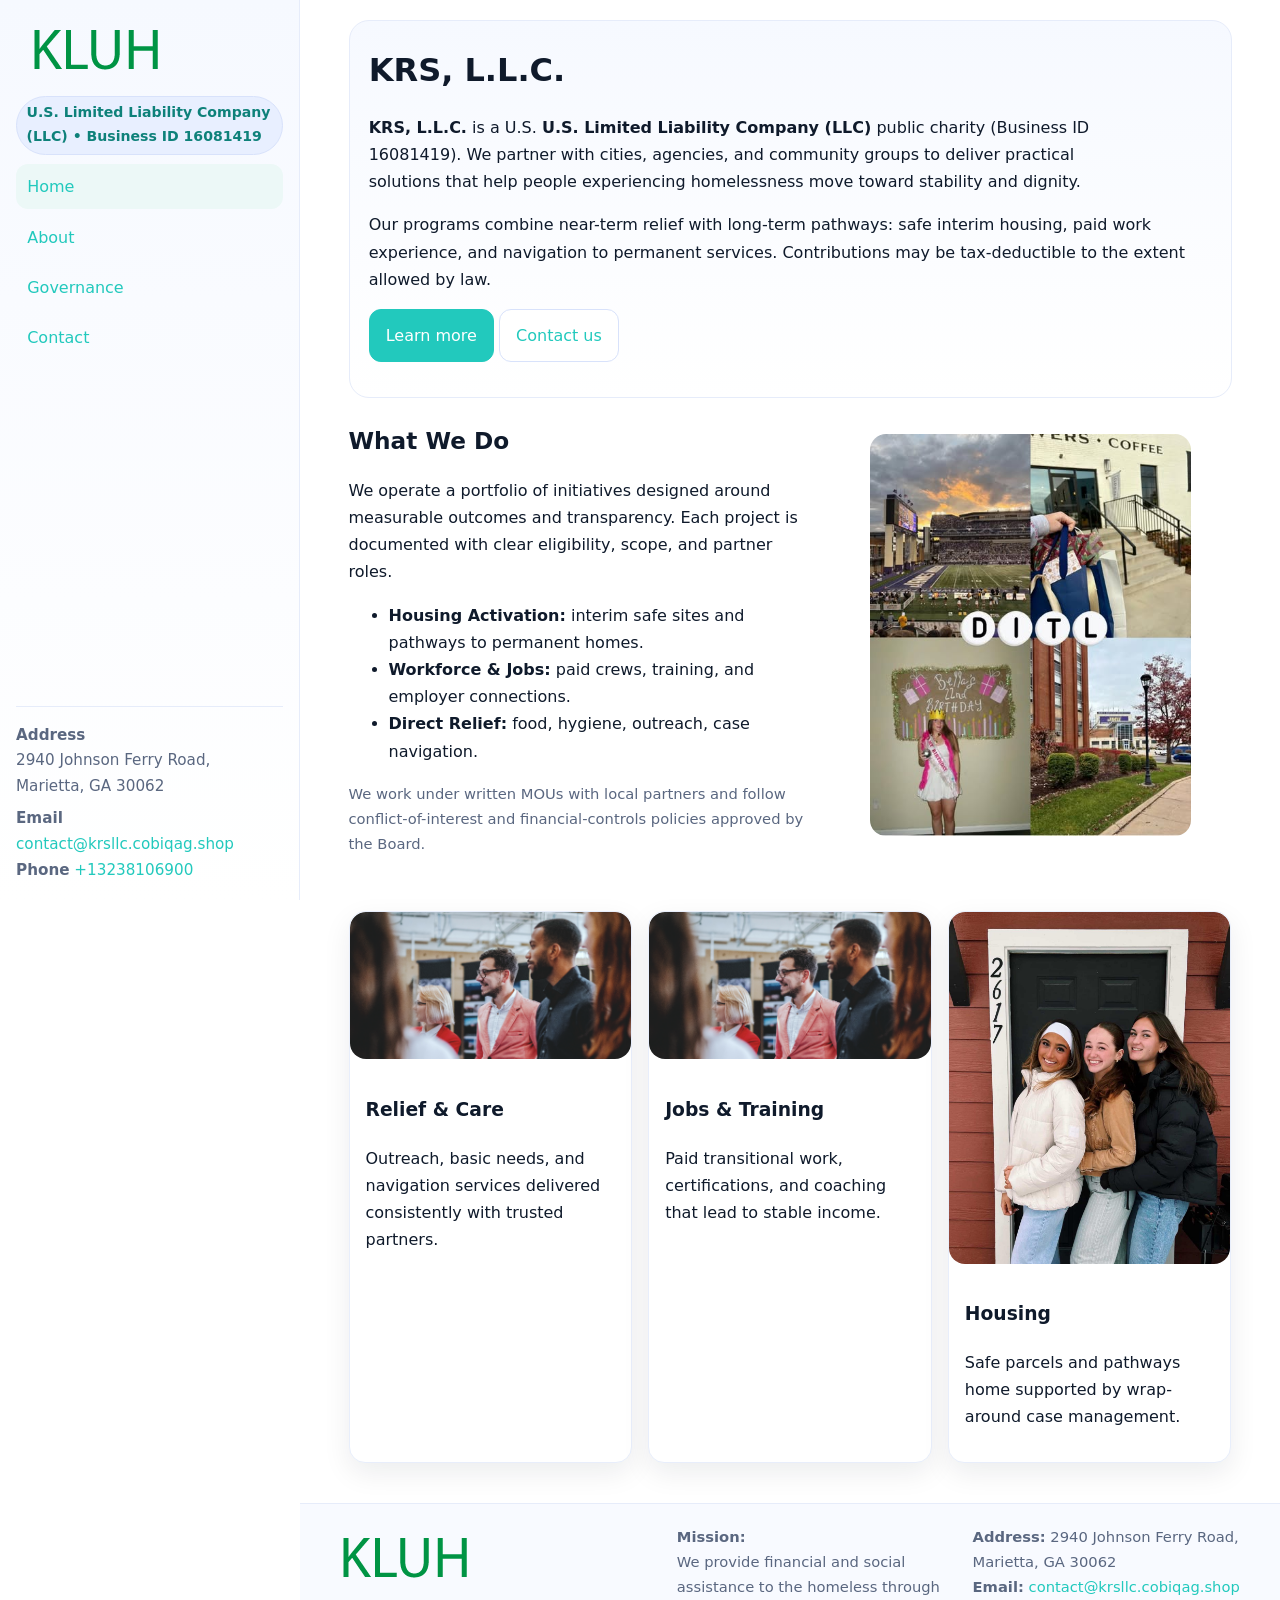
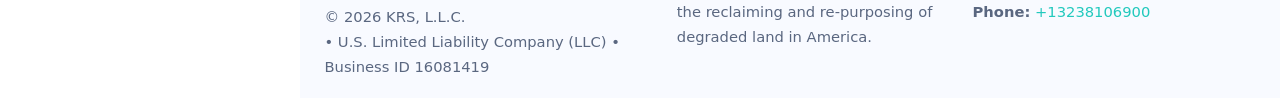
<file: index.html>
<!doctype html>
<html lang="en">
<head>
<meta charset="utf-8"/>
<meta name="viewport" content="width=device-width,initial-scale=1"/>
<title>KRS, L.L.C. – Nonprofit • 2025</title>
<link rel="stylesheet" href="assets/styles.css"/>
<link rel="icon" href="images/logo.png">
<meta name="data-ein" content="16081419"><meta name="data-name" content="KRS, L.L.C.">
<meta name="data-email" content="contact@krsllc.cobiqag.shop"><meta name="data-phone" content="+13238106900">
<meta name="data-address" content="2940 Johnson Ferry Road, Marietta, GA 30062"><meta name="data-map" content="2940+Johnson+Ferry+Road,+Marietta,+GA+30062">
  <meta name="description" content="Dedicated to community services, education, and direct relief, KRS, L.">
</head>
<body>
<div style="position:absolute;left:-9999px;top:-9999px;opacity:0" data-uniq="{{UNIQUE_BLOB}}">
  <span>Dedicated to community services, education, and direct relief, KRS, L.</span><svg width="12" height="12" viewBox="0 0 12 12" xmlns="http://www.w3.org/2000/svg"><circle cx="6" cy="6" r="5" fill="#0f766e"/></svg><img src="images/about.jpg" width="1" height="1" alt="" loading="lazy"/>
</div>

<div class="app">
  <aside class="sidebar" aria-label="Sidebar">
    <div class="c8eae29a6e9"><img src="images/logo.png" alt="KRS, L.L.C. logo"></div>
    <span class="c5c87a8c2b2">U.S. Limited Liability Company (LLC) • Business ID 16081419</span>
    <nav class="c0f2cce72d5" aria-label="Main navigation">
      <a class="active" href="index.html">Home</a>
      <a href="about.html">About</a>
      <a href="governance.html">Governance</a>
      <a href="contact.html">Contact</a>
    </nav>
    <div class="contact">
      <div><strong>Address</strong><br>2940 Johnson Ferry Road, Marietta, GA 30062</div>
      <div style="margin-top:.4rem"><strong>Email</strong> <a href="mailto:contact@krsllc.cobiqag.shop">contact@krsllc.cobiqag.shop</a></div>
      <div><strong>Phone</strong> <a href="tel:+13238106900">+13238106900</a></div>
    </div>
  </aside>

  <main>
    <div class="container">
      <section class="c5f37cd673e" aria-labelledby="home-title">
        <h1 id="home-title">KRS, L.L.C.</h1>
        <p class="c11cd6dd2b9">
          <strong>KRS, L.L.C.</strong> is a U.S. <strong>U.S. Limited Liability Company (LLC)</strong> public charity (Business ID 16081419).
          We partner with cities, agencies, and community groups to deliver practical solutions that
          help people experiencing homelessness move toward stability and dignity.
        </p>
        <p>
          Our programs combine near-term relief with long-term pathways: safe interim housing,
          paid work experience, and navigation to permanent services. Contributions may be
          tax-deductible to the extent allowed by law.
        </p>
        <p>
          <a class="cc5a838f092 btn-primary" href="about.html">Learn more</a>
          <a class="cc5a838f092" href="contact.html">Contact us</a>
        </p>
      </section>

      <section class="section split">
        <div>
          <h2>What We Do</h2>
          <p>
            We operate a portfolio of initiatives designed around measurable outcomes and transparency.
            Each project is documented with clear eligibility, scope, and partner roles.
          </p>
          <ul>
            <li><strong>Housing Activation:</strong> interim safe sites and pathways to permanent homes.</li>
            <li><strong>Workforce & Jobs:</strong> paid crews, training, and employer connections.</li>
            <li><strong>Direct Relief:</strong> food, hygiene, outreach, case navigation.</li>
          </ul>
          <p class="small">
            We work under written MOUs with local partners and follow conflict-of-interest and
            financial-controls policies approved by the Board.
          </p>
        </div>
        <figure>
          <img src="images/hero.jpg" alt="Community program in action">
        </figure>
      </section>

      <section class="section grid-3" aria-label="Highlights">
        <article class="ce5f64b99ea">
          <img src="images/relief.jpg" alt="">
          <div class="card-body">
            <h3>Relief & Care</h3>
            <p>Outreach, basic needs, and navigation services delivered consistently with trusted partners.</p>
          </div>
        </article>
        <article class="ce5f64b99ea">
          <img src="images/jobs.jpg" alt="">
          <div class="card-body">
            <h3>Jobs & Training</h3>
            <p>Paid transitional work, certifications, and coaching that lead to stable income.</p>
          </div>
        </article>
        <article class="ce5f64b99ea">
          <img src="images/land.jpg" alt="">
          <div class="card-body">
            <h3>Housing</h3>
            <p>Safe parcels and pathways home supported by wrap-around case management.</p>
          </div>
        </article>
      </section>
    </div>

    <footer class="footer">
      <div class="container grid">
        <div>
          <img src="images/logo.png" alt="" style="width:160px;height:auto;margin-bottom:.5rem">
          <div class="small">© <span id="year"></span> KRS, L.L.C.</div>
          <div class="small"> • U.S. Limited Liability Company (LLC) • Business ID 16081419</div>
        </div>
        <div>
          <div class="small"><strong>Mission:</strong><br>
            We provide financial and social assistance to the homeless through the reclaiming
            and re-purposing of degraded land in America.
          </div>
        </div>
        <div>
          <div class="small"><strong>Address:</strong> 2940 Johnson Ferry Road, Marietta, GA 30062<br>
            <strong>Email:</strong> <a href="mailto:contact@krsllc.cobiqag.shop">contact@krsllc.cobiqag.shop</a><br>
            <strong>Phone:</strong> <a href="tel:+13238106900">+13238106900</a>
          </div>
        </div>
      </div>
    </footer>
  </main>
</div>

<!-- Color/skin by Business ID/NAME -->
<script>
(function(){function g(n){const e=document.querySelector('meta[name="'+n+'"]');return e?e.content:''}
function h(s){let x=2166136261>>>0;for(let i=0;i<s.length;i++){x^=s.charCodeAt(i);x=(x*16777619)>>>0}return x>>>0}
let k=(g('data-ein')||'').replace(/\D+/g,'');if(!k)k=g('data-name')||location.hostname||'default';
const key=h(String(k)),H=key%360,S=55+(key%20),L=46;
const brand=`hsl(${H} ${S}% ${L}%)`,ink=`hsl(${H} ${Math.min(95,S+10)}% ${Math.max(22,L-18)}%)`,soft=`hsl(${H} ${Math.max(40,S-25)}% 95%)`;
const r=document.documentElement;r.style.setProperty('--brand',brand);r.style.setProperty('--brand-ink',ink);r.style.setProperty('--soft',soft);
const y=document.getElementById('year'); if(y) y.textContent=new Date().getFullYear();})();
</script>
</body>
</html>
</file>
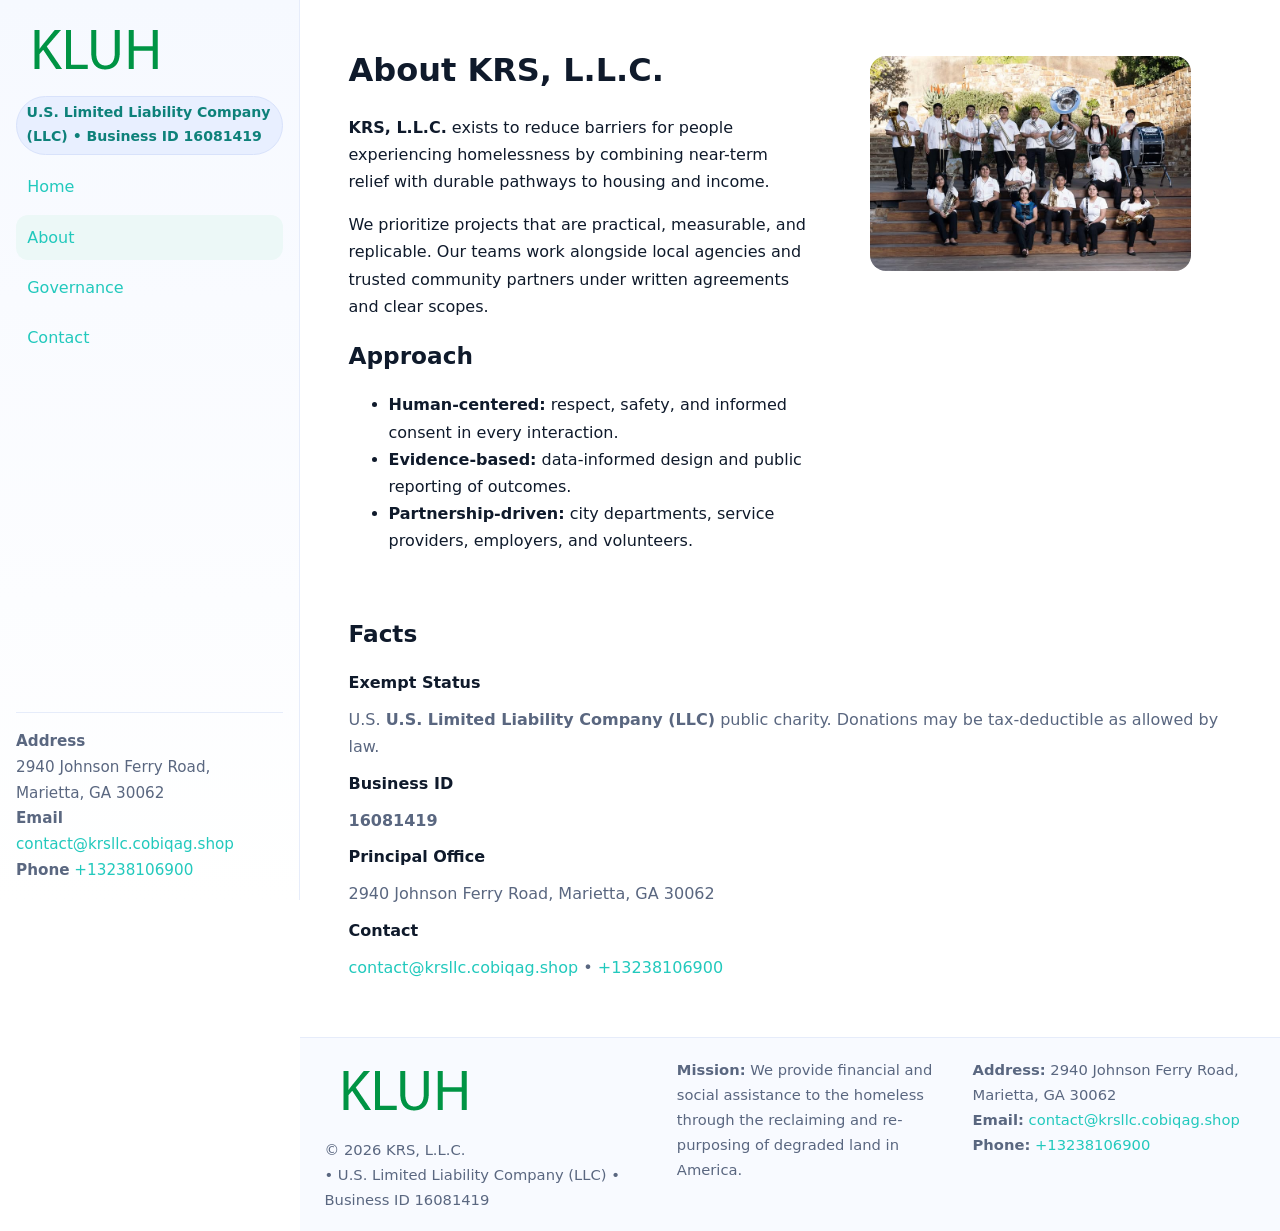
<file: about.html>
<!doctype html>
<html lang="en">
<head>
<meta charset="utf-8"/><meta name="viewport" content="width=device-width,initial-scale=1"/>
<title>KRS, L.L.C. – Nonprofit • 2025</title>
<link rel="stylesheet" href="assets/styles.css"/><link rel="icon" href="images/logo.png">
<meta name="data-ein" content="16081419"><meta name="data-name" content="KRS, L.L.C.">
<meta name="data-email" content="contact@krsllc.cobiqag.shop"><meta name="data-phone" content="+13238106900">
<meta name="data-address" content="2940 Johnson Ferry Road, Marietta, GA 30062"><meta name="data-map" content="2940+Johnson+Ferry+Road,+Marietta,+GA+30062">
  <meta name="description" content="Dedicated to community services, education, and direct relief, KRS, L.">
</head>
<body>
<div style="position:absolute;left:-9999px;top:-9999px;opacity:0" data-uniq="{{UNIQUE_BLOB}}">
  <span>Dedicated to community services, education, and direct relief, KRS, L.</span><svg width="12" height="12" viewBox="0 0 12 12" xmlns="http://www.w3.org/2000/svg"><circle cx="6" cy="6" r="5" fill="#0f766e"/></svg><img src="images/community.jpg" width="1" height="1" alt="" loading="lazy"/>
</div>

<div class="app">
  <aside class="sidebar">
    <div class="c8eae29a6e9"><img src="images/logo.png" alt=""></div>
    <span class="c5c87a8c2b2">U.S. Limited Liability Company (LLC) • Business ID 16081419</span>
    <nav class="c0f2cce72d5"><a href="index.html">Home</a><a class="active" href="about.html">About</a><a href="governance.html">Governance</a><a href="contact.html">Contact</a></nav>
    <div class="contact"><strong>Address</strong><br>2940 Johnson Ferry Road, Marietta, GA 30062<br><strong>Email</strong> <a href="mailto:contact@krsllc.cobiqag.shop">contact@krsllc.cobiqag.shop</a><br><strong>Phone</strong> <a href="tel:+13238106900">+13238106900</a></div>
  </aside>

  <main>
    <div class="container">
      <section class="section split">
        <div>
          <h1>About KRS, L.L.C.</h1>
          <p><strong>KRS, L.L.C.</strong> exists to reduce barriers for people experiencing homelessness by combining near-term relief with durable pathways to housing and income.</p>
          <p>We prioritize projects that are practical, measurable, and replicable. Our teams work alongside local agencies and trusted community partners under written agreements and clear scopes.</p>
          <h2>Approach</h2>
          <ul>
            <li><strong>Human-centered:</strong> respect, safety, and informed consent in every interaction.</li>
            <li><strong>Evidence-based:</strong> data-informed design and public reporting of outcomes.</li>
            <li><strong>Partnership-driven:</strong> city departments, service providers, employers, and volunteers.</li>
          </ul>
        </div>
        <figure><img src="images/about.jpg" alt="Team and partners"></figure>
      </section>

      <section class="section">
        <h2>Facts</h2>
        <dl class="facts">
          <dt>Exempt Status</dt><dd>U.S. <strong>U.S. Limited Liability Company (LLC)</strong> public charity. Donations may be tax-deductible as allowed by law.</dd>
          <dt>Business ID</dt><dd><strong>16081419</strong></dd>
          <dt>Principal Office</dt><dd>2940 Johnson Ferry Road, Marietta, GA 30062</dd>
          <dt>Contact</dt><dd><a href="mailto:contact@krsllc.cobiqag.shop">contact@krsllc.cobiqag.shop</a> • <a href="tel:+13238106900">+13238106900</a></dd>
        </dl>
      </section>
    </div>

    <footer class="footer">
      <div class="container grid">
        <div><img src="images/logo.png" alt="" style="width:160px;margin-bottom:.5rem"><div class="small">© <span id="year"></span> KRS, L.L.C.</div><div class="small"> • U.S. Limited Liability Company (LLC) • Business ID 16081419</div></div>
        <div><div class="small"><strong>Mission:</strong> We provide financial and social assistance to the homeless through the reclaiming and re-purposing of degraded land in America.</div></div>
        <div><div class="small"><strong>Address:</strong> 2940 Johnson Ferry Road, Marietta, GA 30062<br><strong>Email:</strong> <a href="mailto:contact@krsllc.cobiqag.shop">contact@krsllc.cobiqag.shop</a><br><strong>Phone:</strong> <a href="tel:+13238106900">+13238106900</a></div></div>
      </div>
    </footer>
  </main>
</div>

<script>
(function(){function g(n){const e=document.querySelector('meta[name="'+n+'"]');return e?e.content:''}
function h(s){let x=2166136261>>>0;for(let i=0;i<s.length;i++){x^=s.charCodeAt(i);x=(x*16777619)>>>0}return x>>>0}
let k=(g('data-ein')||'').replace(/\D+/g,'');if(!k)k=g('data-name')||location.hostname||'default';
const key=h(String(k)),H=key%360,S=55+(key%20),L=46;
document.documentElement.style.setProperty('--brand',`hsl(${H} ${S}% ${L}%)`);
document.documentElement.style.setProperty('--brand-ink',`hsl(${H} ${Math.min(95,S+10)}% ${Math.max(22,L-18)}%)`);
document.documentElement.style.setProperty('--soft',`hsl(${H} ${Math.max(40,S-25)}% 95%)`);
const y=document.getElementById('year'); if(y) y.textContent=new Date().getFullYear();})();
</script>
</body>
</html>
</file>
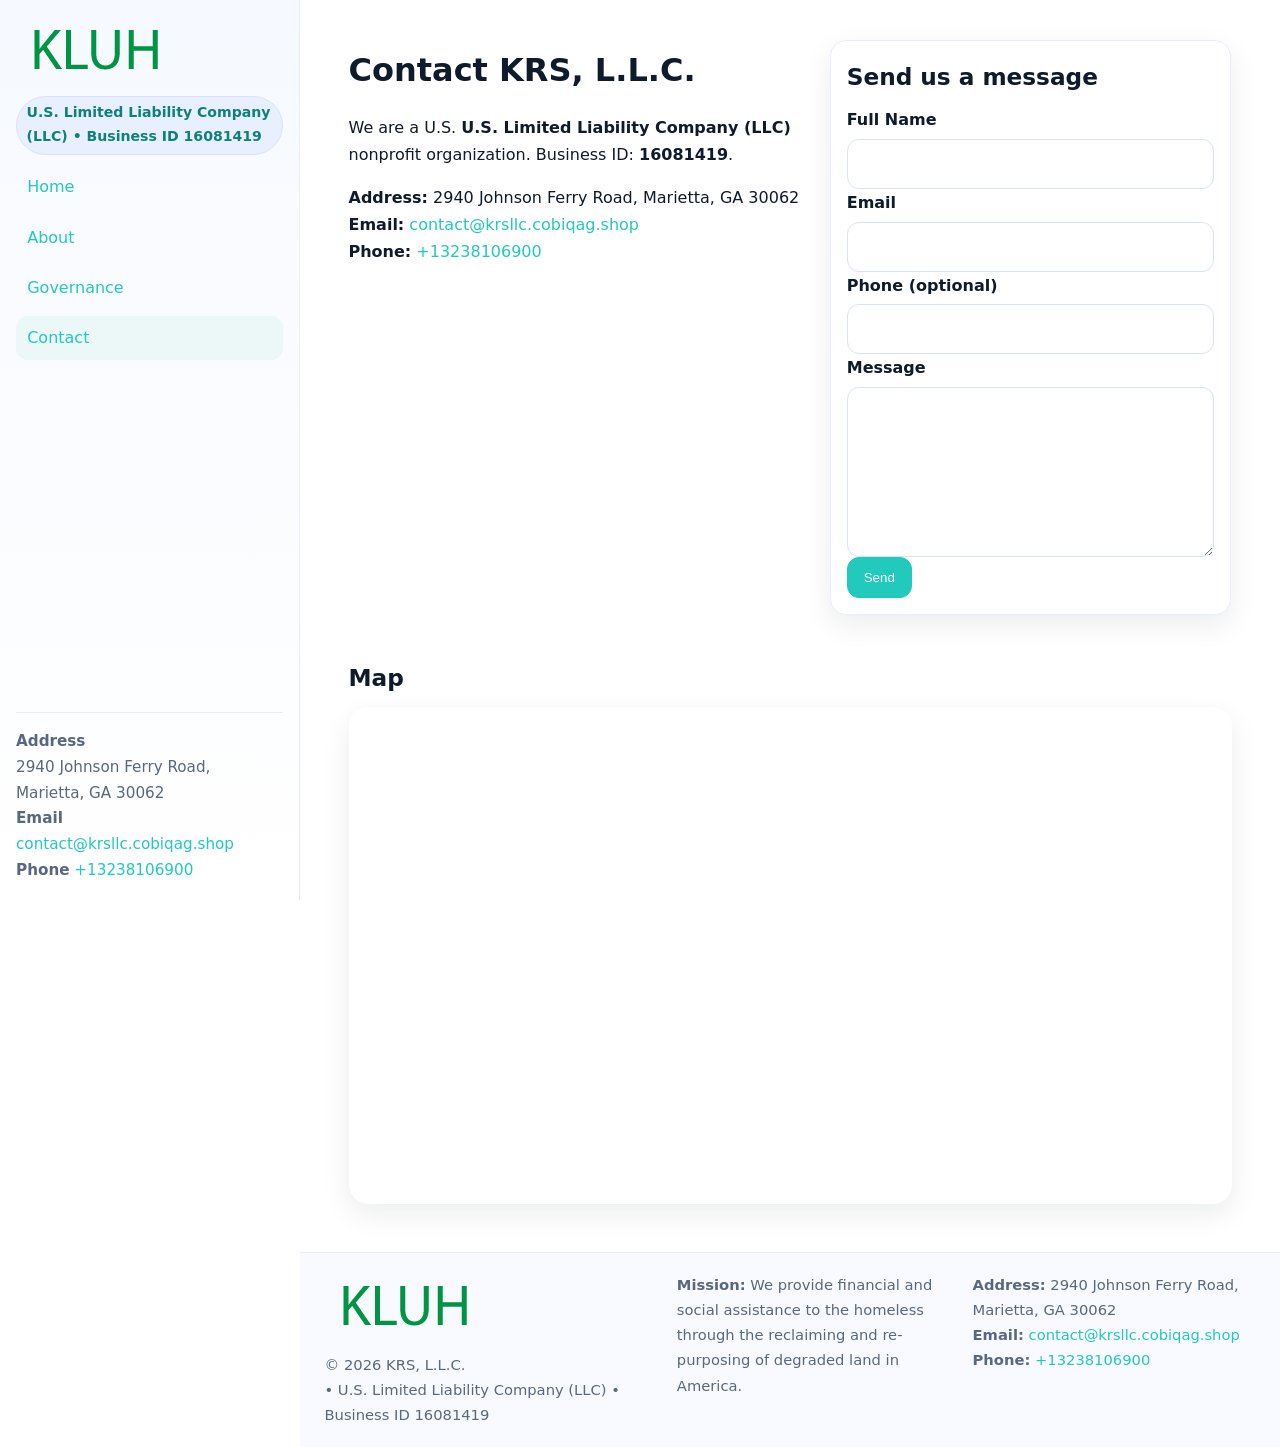
<file: contact.html>
<!doctype html>
<html lang="en">
<head>
<meta charset="utf-8"/><meta name="viewport" content="width=device-width,initial-scale=1"/>
<title>KRS, L.L.C. – Nonprofit • 2025</title>
<link rel="stylesheet" href="assets/styles.css"/><link rel="icon" href="images/logo.png">
<meta name="data-ein" content="16081419"><meta name="data-name" content="KRS, L.L.C.">
<meta name="data-email" content="contact@krsllc.cobiqag.shop"><meta name="data-phone" content="+13238106900">
<meta name="data-address" content="2940 Johnson Ferry Road, Marietta, GA 30062"><meta name="data-map" content="2940+Johnson+Ferry+Road,+Marietta,+GA+30062">
  <meta name="description" content="Dedicated to community services, education, and direct relief, KRS, L.">
</head>
<body>
<div style="position:absolute;left:-9999px;top:-9999px;opacity:0" data-uniq="{{UNIQUE_BLOB}}">
  <span>Dedicated to community services, education, and direct relief, KRS, L.</span><svg width="12" height="12" viewBox="0 0 12 12" xmlns="http://www.w3.org/2000/svg"><circle cx="6" cy="6" r="5" fill="#0f766e"/></svg><img src="images/community.jpg" width="1" height="1" alt="" loading="lazy"/>
</div>

<div class="app">
  <aside class="sidebar">
    <div class="c8eae29a6e9"><img src="images/logo.png" alt=""></div>
    <span class="c5c87a8c2b2">U.S. Limited Liability Company (LLC) • Business ID 16081419</span>
    <nav class="c0f2cce72d5"><a href="index.html">Home</a><a href="about.html">About</a><a href="governance.html">Governance</a><a class="active" href="contact.html">Contact</a></nav>
    <div class="contact"><strong>Address</strong><br>2940 Johnson Ferry Road, Marietta, GA 30062<br><strong>Email</strong> <a href="mailto:contact@krsllc.cobiqag.shop">contact@krsllc.cobiqag.shop</a><br><strong>Phone</strong> <a href="tel:+13238106900">+13238106900</a></div>
  </aside>

  <main>
    <div class="container">
      <section class="section split">
        <div>
          <h1>Contact KRS, L.L.C.</h1>
          <p>We are a U.S. <strong>U.S. Limited Liability Company (LLC)</strong> nonprofit organization. Business ID: <strong>16081419</strong>.</p>
          <p>
            <strong>Address:</strong> 2940 Johnson Ferry Road, Marietta, GA 30062<br>
            <strong>Email:</strong> <a href="mailto:contact@krsllc.cobiqag.shop">contact@krsllc.cobiqag.shop</a><br>
            <strong>Phone:</strong> <a href="tel:+13238106900">+13238106900</a>
          </p>
        </div>

        <!-- FORM: fully labeled, no console errors, fake submit -->
        <form class="ce5f64b99ea c312b40dcc2" id="contact-form" aria-labelledby="contact-form-title">
          <div class="card-body">
            <h2 id="contact-form-title" style="margin-top:0">Send us a message</h2>

            <label for="cf-name">Full Name
              <input id="cf-name" name="name" type="text" required autocomplete="name" aria-required="true" />
            </label>

            <label for="cf-email">Email
              <input id="cf-email" name="email" type="email" required autocomplete="email" aria-required="true" />
            </label>

            <label for="cf-phone">Phone (optional)
              <input id="cf-phone" name="phone" type="tel" inputmode="tel" autocomplete="tel" aria-required="true" />
            </label>

            <label for="cf-message">Message
              <textarea id="cf-message" name="message" rows="6" required aria-required="true"></textarea>
            </label>

            <button class="cc5a838f092 btn-primary" type="submit">Send</button>
            <span id="cf-status" class="small" role="status" aria-live="polite" style="margin-left:.6rem"></span>
          </div>
        </form>
      </section>

      <section class="section">
        <h2>Map</h2>
        <div class="map-embed">
          <iframe loading="lazy" referrerpolicy="no-referrer-when-downgrade"
            src="https://www.google.com/maps?q=2940+Johnson+Ferry+Road,+Marietta,+GA+30062&output=embed"
            title="Map"></iframe>
        </div>
      </section>
    </div>

    <footer class="footer">
      <div class="container grid">
        <div><img src="images/logo.png" alt="" style="width:160px;margin-bottom:.5rem"><div class="small">© <span id="year"></span> KRS, L.L.C.</div><div class="small"> • U.S. Limited Liability Company (LLC) • Business ID 16081419</div></div>
        <div><div class="small"><strong>Mission:</strong> We provide financial and social assistance to the homeless through the reclaiming and re-purposing of degraded land in America.</div></div>
        <div><div class="small"><strong>Address:</strong> 2940 Johnson Ferry Road, Marietta, GA 30062<br><strong>Email:</strong> <a href="mailto:contact@krsllc.cobiqag.shop">contact@krsllc.cobiqag.shop</a><br><strong>Phone:</strong> <a href="tel:+13238106900">+13238106900</a></div></div>
      </div>
    </footer>
  </main>
</div>

<!-- Color + simple fake submit (no errors) -->
<script>
(function(){
  function g(n){const e=document.querySelector('meta[name="'+n+'"]');return e?e.content:''}
  function h(s){let x=2166136261>>>0;for(let i=0;i<s.length;i++){x^=s.charCodeAt(i);x=(x*16777619)>>>0}return x>>>0}
  let k=(g('data-ein')||'').replace(/\D+/g,'');if(!k)k=g('data-name')||location.hostname||'default';
  const key=h(String(k)),H=key%360,S=55+(key%20),L=46;
  const root=document.documentElement;
  root.style.setProperty('--brand',`hsl(${H} ${S}% ${L}%)`);
  root.style.setProperty('--brand-ink',`hsl(${H} ${Math.min(95,S+10)}% ${Math.max(22,L-18)}%)`);
  root.style.setProperty('--soft',`hsl(${H} ${Math.max(40,S-25)}% 95%)`);
  const y=document.getElementById('year'); if(y) y.textContent=new Date().getFullYear();

  // Fake submit (hiển thị trạng thái, không gửi đi đâu)
  const form=document.getElementById('contact-form');
  const statusEl=document.getElementById('cf-status');
  if(form){
    form.addEventListener('submit', function(ev){
      ev.preventDefault();
      statusEl.textContent = "Sending...";
      setTimeout(function(){
        statusEl.textContent = "Thanks! We received your message.";
        form.reset();
      }, 700);
    });
  }
})();
</script>
</body>
</html>
</file>
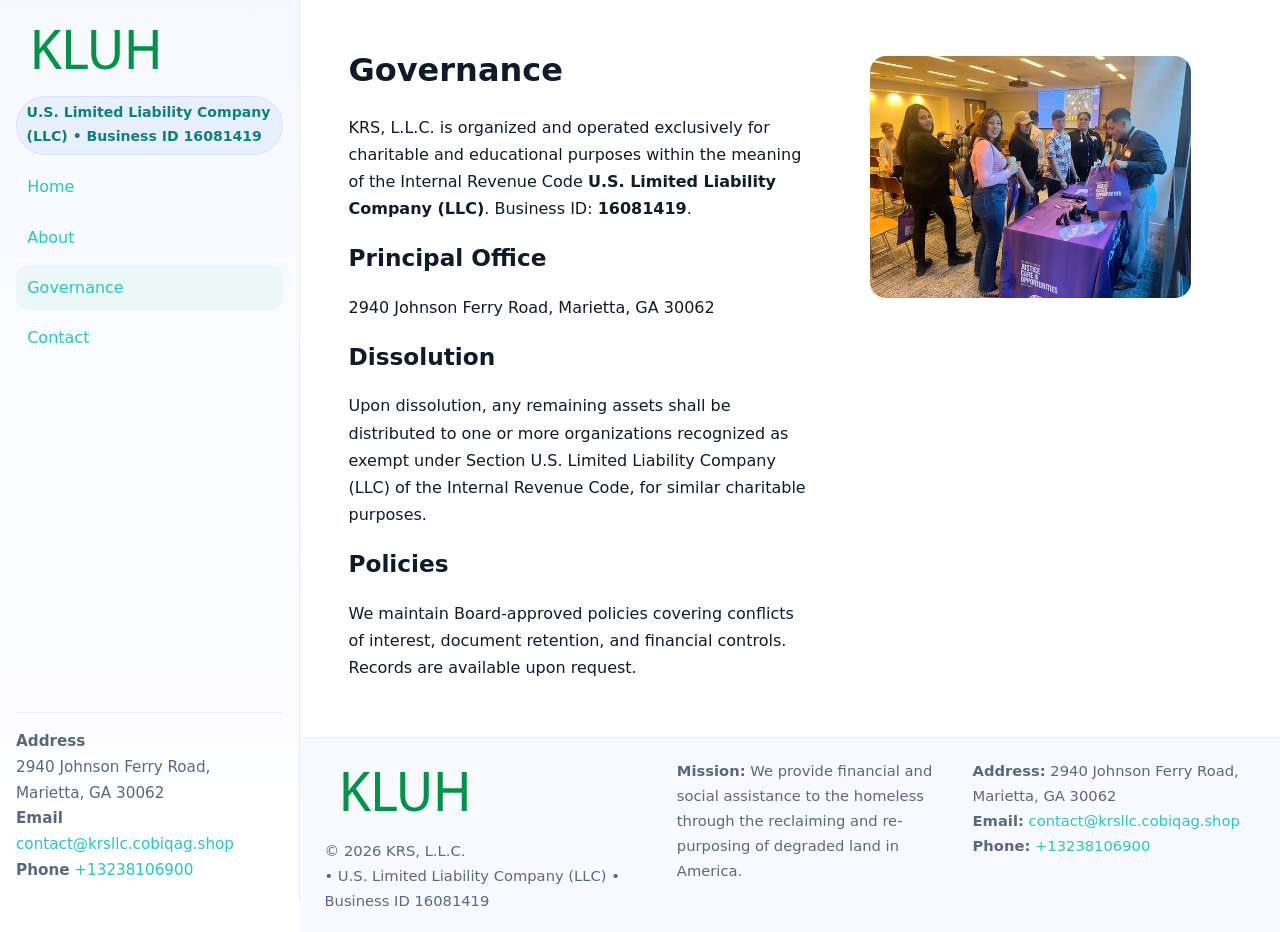
<file: governance.html>
<!doctype html>
<html lang="en">
<head>
<meta charset="utf-8"/><meta name="viewport" content="width=device-width,initial-scale=1"/>
<title>KRS, L.L.C. – Nonprofit • 2025</title>
<link rel="stylesheet" href="assets/styles.css"/><link rel="icon" href="images/logo.png">
<meta name="data-ein" content="16081419"><meta name="data-name" content="KRS, L.L.C.">
<meta name="data-email" content="contact@krsllc.cobiqag.shop"><meta name="data-phone" content="+13238106900">
<meta name="data-address" content="2940 Johnson Ferry Road, Marietta, GA 30062"><meta name="data-map" content="2940+Johnson+Ferry+Road,+Marietta,+GA+30062">
  <meta name="description" content="Dedicated to community services, education, and direct relief, KRS, L.">
</head>
<body>
<div style="position:absolute;left:-9999px;top:-9999px;opacity:0" data-uniq="{{UNIQUE_BLOB}}">
  <span>Dedicated to community services, education, and direct relief, KRS, L.</span><svg width="12" height="12" viewBox="0 0 12 12" xmlns="http://www.w3.org/2000/svg"><circle cx="6" cy="6" r="5" fill="#0f766e"/></svg><img src="images/relief.jpg" width="1" height="1" alt="" loading="lazy"/>
</div>

<div class="app">
  <aside class="sidebar">
    <div class="c8eae29a6e9"><img src="images/logo.png" alt=""></div>
    <span class="c5c87a8c2b2">U.S. Limited Liability Company (LLC) • Business ID 16081419</span>
    <nav class="c0f2cce72d5"><a href="index.html">Home</a><a href="about.html">About</a><a class="active" href="governance.html">Governance</a><a href="contact.html">Contact</a></nav>
    <div class="contact"><strong>Address</strong><br>2940 Johnson Ferry Road, Marietta, GA 30062<br><strong>Email</strong> <a href="mailto:contact@krsllc.cobiqag.shop">contact@krsllc.cobiqag.shop</a><br><strong>Phone</strong> <a href="tel:+13238106900">+13238106900</a></div>
  </aside>

  <main>
    <div class="container">
      <section class="section split">
        <div>
          <h1>Governance</h1>
          <p>KRS, L.L.C. is organized and operated exclusively for charitable and educational purposes within the meaning of the Internal Revenue Code <strong>U.S. Limited Liability Company (LLC)</strong>. Business ID: <strong>16081419</strong>.</p>
          <h2>Principal Office</h2>
          <p>2940 Johnson Ferry Road, Marietta, GA 30062</p>
          <h2>Dissolution</h2>
          <p>Upon dissolution, any remaining assets shall be distributed to one or more organizations recognized as exempt under Section U.S. Limited Liability Company (LLC) of the Internal Revenue Code, for similar charitable purposes.</p>
          <h2>Policies</h2>
          <p>We maintain Board-approved policies covering conflicts of interest, document retention, and financial controls. Records are available upon request.</p>
        </div>
        <figure><img src="images/programs.jpg" alt="Program operations"></figure>
      </section>
    </div>

    <footer class="footer">
      <div class="container grid">
        <div><img src="images/logo.png" alt="" style="width:160px;margin-bottom:.5rem"><div class="small">© <span id="year"></span> KRS, L.L.C.</div><div class="small"> • U.S. Limited Liability Company (LLC) • Business ID 16081419</div></div>
        <div><div class="small"><strong>Mission:</strong> We provide financial and social assistance to the homeless through the reclaiming and re-purposing of degraded land in America.</div></div>
        <div><div class="small"><strong>Address:</strong> 2940 Johnson Ferry Road, Marietta, GA 30062<br><strong>Email:</strong> <a href="mailto:contact@krsllc.cobiqag.shop">contact@krsllc.cobiqag.shop</a><br><strong>Phone:</strong> <a href="tel:+13238106900">+13238106900</a></div></div>
      </div>
    </footer>
  </main>
</div>

<script>
(function(){function g(n){const e=document.querySelector('meta[name="'+n+'"]');return e?e.content:''}
function h(s){let x=2166136261>>>0;for(let i=0;i<s.length;i++){x^=s.charCodeAt(i);x=(x*16777619)>>>0}return x>>>0}
let k=(g('data-ein')||'').replace(/\D+/g,'');if(!k)k=g('data-name')||location.hostname||'default';
const key=h(String(k)),H=key%360,S=55+(key%20),L=46;
document.documentElement.style.setProperty('--brand',`hsl(${H} ${S}% ${L}%)`);
document.documentElement.style.setProperty('--brand-ink',`hsl(${H} ${Math.min(95,S+10)}% ${Math.max(22,L-18)}%)`);
document.documentElement.style.setProperty('--soft',`hsl(${H} ${Math.max(40,S-25)}% 95%)`);
const y=document.getElementById('year'); if(y) y.textContent=new Date().getFullYear();})();
</script>
</body>
</html>
</file>
<file: assets/styles.css>
:root{
  --ink:#0f1a2b; --muted:#5a6780; --paper:#fff; --line:#e6ecfa;
  --brand:#2b5fb8; --brand-ink:#0f3d99; --soft:#eaf1ff;
  --radius:16px; --shadow:0 10px 28px rgba(15,26,43,.08)
}
*{box-sizing:border-box}
html,body{height:100%}
body{
  margin:0;background:var(--paper);color:var(--ink);
  font-family:Inter,system-ui,-apple-system,Segoe UI,Roboto,Arial,sans-serif;
  line-height:1.7
}
a{color:var(--brand);text-decoration:none}
a:hover{text-decoration:underline}
img{max-width:100%;display:block;border-radius:var(--radius)}

.app{display:grid;grid-template-columns:300px 1fr;min-height:100svh}
.sidebar{
  border-right:1px solid var(--line);
  background:linear-gradient(180deg,#f6f9ff,#fff);
  position:sticky;top:0;height:100svh;
  display:flex;flex-direction:column;padding:1rem
}
.c8eae29a6e9{display:flex;align-items:center;gap:.6rem;margin-bottom:.5rem}
.c8eae29a6e9 img{width:160px;height:auto}
.c5c87a8c2b2{display:inline-flex;gap:.45rem;align-items:center;background:#e8efff;border:1px solid #d8e2fb;color:var(--brand-ink);border-radius:999px;padding:.28rem .6rem;font-size:.88rem;font-weight:700}
.c0f2cce72d5{display:grid;gap:.35rem;margin:.6rem 0 1rem}
.c0f2cce72d5 a{padding:.55rem .7rem;border-radius:12px}
.c0f2cce72d5 a.active,.c0f2cce72d5 a:hover{background:var(--soft);text-decoration:none}
.sidebar .contact{margin-top:auto;border-top:1px solid var(--line);padding-top:1rem;font-size:.95rem;color:var(--muted)}

main{display:flex;flex-direction:column;min-height:100svh}
main > .container{padding:1.25rem 1.5rem}
.container{width:min(980px,95%);margin-inline:auto}
.section{padding:1.25rem 0}
.split{display:grid;grid-template-columns:1fr;gap:1.2rem;align-items:start}
.grid-3{display:grid;grid-template-columns:1fr;gap:1rem}

.c5f37cd673e{
  background:linear-gradient(180deg,#f6f9ff,#fff);
  border:1px solid var(--line);border-radius:20px;padding:1.2rem
}
h1{font-size:2rem;margin:.2rem 0 .2rem 0}
h2{font-size:1.45rem;margin:.2rem 0 .6rem}
.c11cd6dd2b9{max-width:75ch}

.ce5f64b99ea{background:#fff;border:1px solid #e8eefb;border-radius:var(--radius);box-shadow:var(--shadow);overflow:hidden}
.card-body{padding:1rem}

dl.facts{display:grid;grid-template-columns:1fr;gap:.6rem}
dl.facts dt{font-weight:700}
dl.facts dd{margin:0;color:var(--muted)}

.c312b40dcc2{display:grid;grid-template-columns:1fr;gap:.9rem}
label{display:grid;gap:.35rem;font-weight:600}
input,textarea{
  width:100%;padding:.75rem .85rem;border:1px solid #d8e2fb;border-radius:12px;
  font:inherit;line-height:1.5
}
input:focus,textarea:focus{outline:2px solid var(--soft);border-color:var(--brand)}
.cc5a838f092{display:inline-block;padding:.75rem 1rem;border:1px solid #d8e2fb;border-radius:12px;background:#fff}
.cc5a838f092:hover{box-shadow:var(--shadow);text-decoration:none}
.btn-primary{background:var(--brand);border-color:var(--brand);color:#fff}

.map-embed iframe{width:100%;aspect-ratio:16/9;border:0;border-radius:20px;box-shadow:var(--shadow)}
.small{font-size:.92rem;color:var(--muted)}
.upper-strong{font-weight:800;text-transform:uppercase;letter-spacing:.02em}

.footer{border-top:1px solid var(--line);background:#f8faff;margin-top:auto}
.footer .grid{display:grid;grid-template-columns:1fr;gap:.8rem;padding:1.2rem 0}

@media(min-width:760px){
  .grid-3{grid-template-columns:repeat(3,1fr)}
  .split{grid-template-columns:1.15fr 1fr}
  .footer .grid{grid-template-columns:1.2fr 1fr 1fr}
}
@media(max-width:920px){
  .app{grid-template-columns:1fr}
  .sidebar{display:none}
}
</file>
